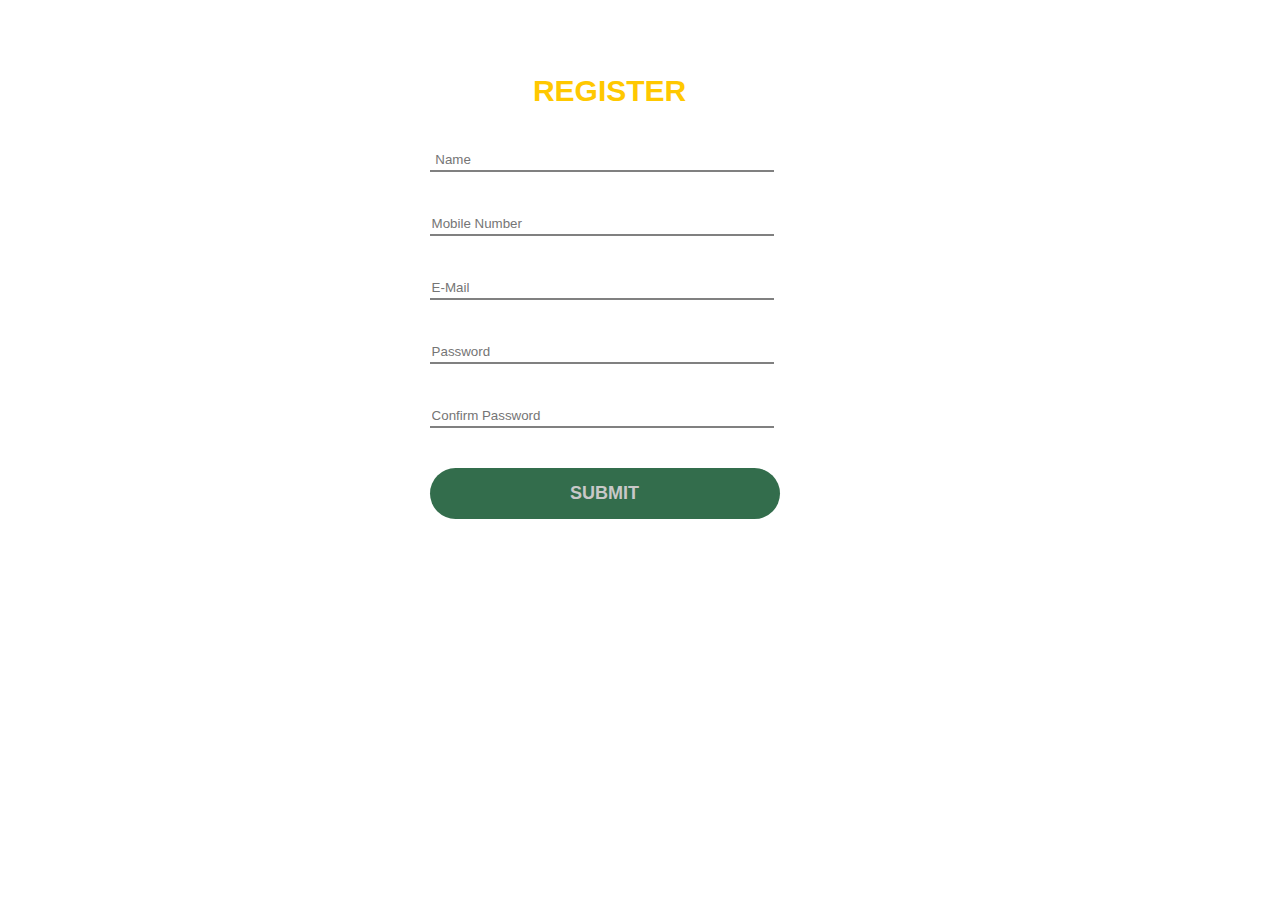
<file: Projects/Form Validation/index.html>
<!DOCTYPE html>
<html lang="en">
<head>
    <meta charset="UTF-8">
    <meta name="viewport" content="width=device-width, initial-scale=1.0">
    <title>Form Validation</title>
</head>
<body>
    <script src="./script.js"></script>
</body>
</html>
</file>
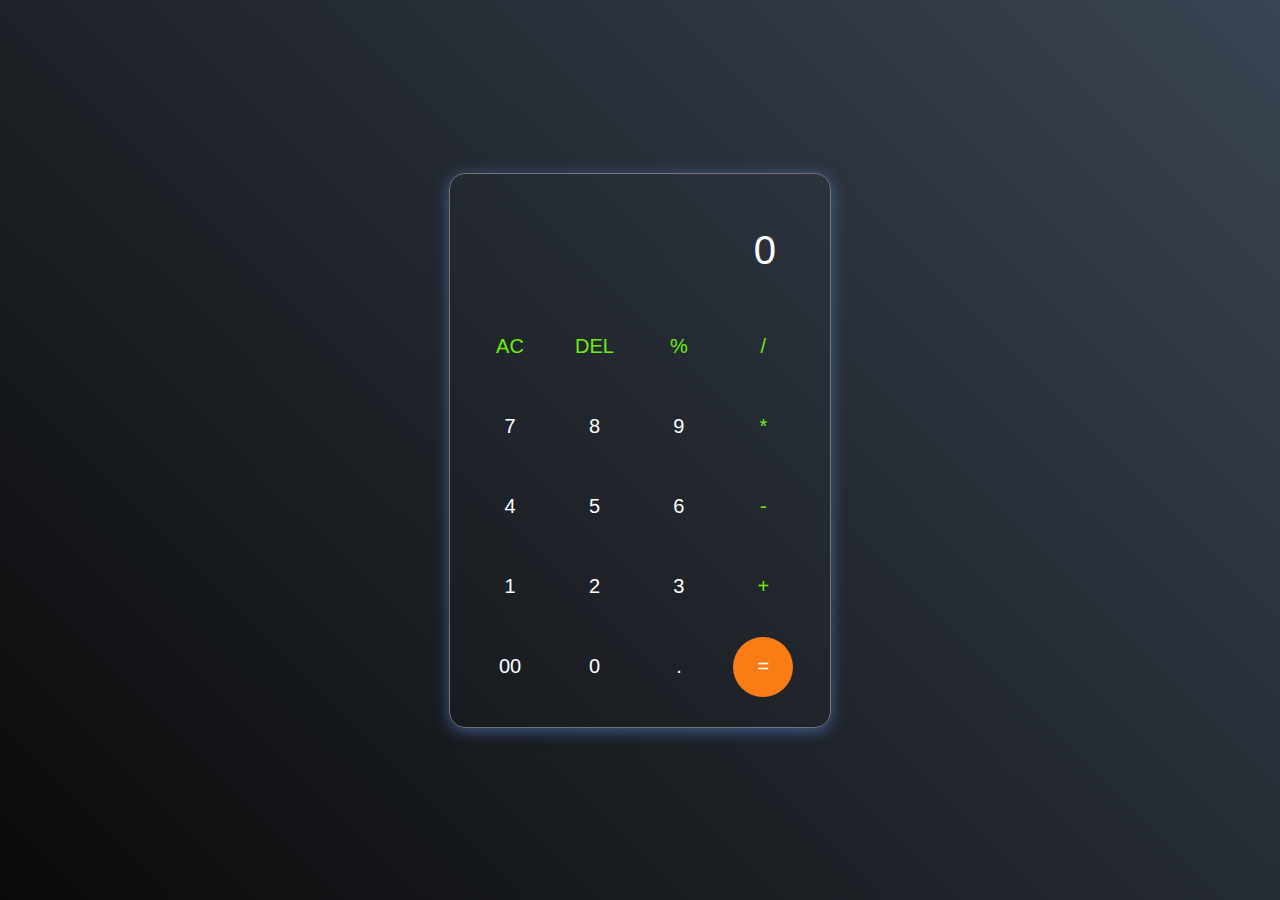
<file: Projects/Caluclator/Caluclator.html>
<!DOCTYPE html>
<html lang="en">
  <head>
    <meta charset="UTF-8" />
    <meta http-equiv="X-UA-Compatible" content="IE=edge" />
    <meta name="viewport" content="width=device-width, initial-scale=1.0" />
    <link rel="stylesheet" href="Caluclator.css" />
    <title>Calculator</title>
  </head>
  <body>
   
      <div class="calculator">
        <input type="text" id="inputBox" placeholder="0" />
        <div>
          <button class="button operator">AC</button>
          <button class="button operator">DEL</button>
          <button class="button operator">%</button>
          <button class="button operator">/</button>
        </div>
        <div>
          <button class="button">7</button>
          <button class="button">8</button>
          <button class="button">9</button>
          <button class="button operator">*</button>
        </div>
        <div>
          <button class="button">4</button>
          <button class="button">5</button>
          <button class="button">6</button>
          <button class="button operator">-</button>
        </div>
        <div>
          <button class="button">1</button>
          <button class="button">2</button>
          <button class="button">3</button>
          <button class="button operator">+</button>
        </div>

        <div>
          <button class="button">00</button>
          <button class="button">0</button>
          <button class="button">.</button>
          <button class="button equalBtn">=</button>
        </div>
      </div>
    

    <script src="Caluclator.js"></script>
  </body>
</html>
</file>
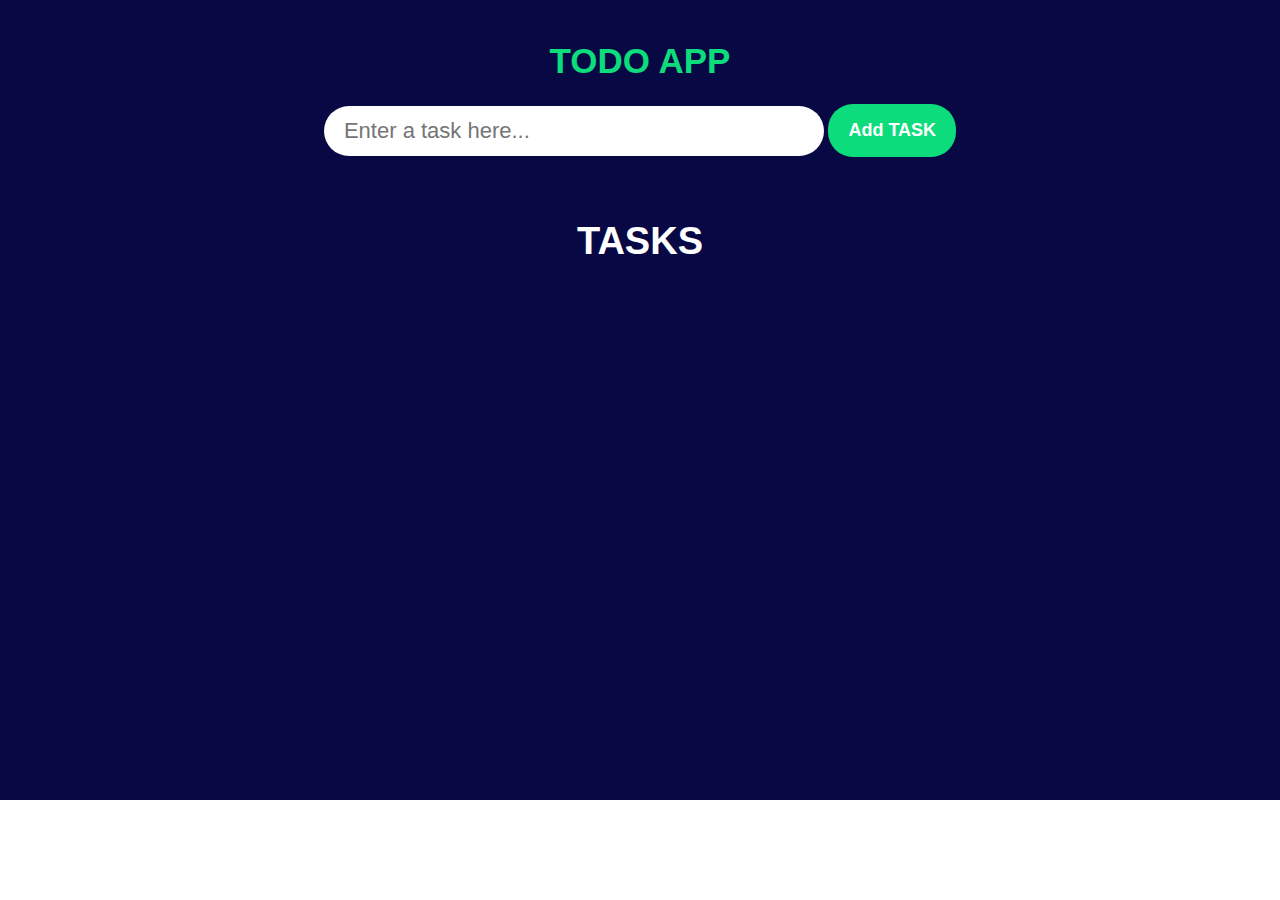
<file: Projects/CRUD/CRUD.html>
<!DOCTYPE html>
<html lang="en">
<head>
    <meta charset="UTF-8">
    <meta name="viewport" content="width=device-width, initial-scale=1.0">
    <title>CRUD Operation</title>
    <link rel="stylesheet" href="./CRUD.css">
</head>
<body>
    <header>
        <h1>TODO APP</h1>
        <form action="" id="inp_form">
            <input type="text" placeholder="Enter a task here..." id="inp1">
            <input type="submit" value="Add TASK" id="btn">
        </form>
    </header>
    <main>
        <section id="contentBlock">
            <h2>TASKS</h2>
            <div id="tasks"> 
                 <!-- <div class="task">
                    <div class="content">
                        <input type="text" class="text" value="Gowsik" readonly>
                    </div>
                    <div class="actions">
                        <button class="edit">Edit</button>
                        <button class="delete">Delete</button>
                    </div>
                </div> -->
            </div>
        </section>
    </main>
    <script src="./CRUD.js"></script>
</body>
</html>
</file>
<file: Projects/Caluclator/Caluclator.css>
*{
    margin: 0;
    padding: 0;
    box-sizing: border-box;
    font-family:Arial, Helvetica, sans-serif;
}

body{
    width: 100%;
    height: 100vh;
    display: flex;
    justify-content: center;
    align-items: center;
    background: linear-gradient(45deg, #0a0a0a, #3a4452);
}

.calculator{
    border: 1px solid #717377;
    padding: 20px;
    border-radius: 16px;
    background: transparent;
    box-shadow: 0px 3px 15px rgba(103, 150, 245, 0.5);

}

input{
    width: 320px;
    border: none;
    padding: 24px;
    margin: 10px;
    background: transparent;
 
    font-size: 40px;
    text-align: right;
    cursor: pointer;
    color: #ffffff;
}

input::placeholder{
    color: #ffffff;
}

button{
    border: none;
    width: 60px;
    height: 60px;
    margin: 10px;
    border-radius: 50%;
    background: transparent;
    color: #ffffff;
    font-size: 20px;
    cursor: pointer;
}

.equalBtn{
    background-color: #fb7c14;
}

.operator{
    color: #6dee0a;
}
</file>
<file: Projects/CRUD/CRUD.css>
*{
    box-sizing: border-box;
    padding: 0px;
    margin: 0px;
}
body{
    width: 100%;
    font-family: Arial, Helvetica, sans-serif;
    display: flex;
    flex-direction: column;
}
header{
    width: 100%;
    height: 200px;
    background-color: rgb(8, 9, 68);
    display: flex;
    align-items: center;
    justify-content: center;
    flex-direction: column;
}
header>h1{
    font-size: 35px;
    color: rgb(12, 220, 123);
    margin-bottom: 25px;
}
header>form>input#inp1{
    width: 500px;
    height: 50px;
    border: none;
    outline: none;
    border-radius: 25px;
    padding: 20px 20px;
    font-size: 22px;
    color: #828282;
}
header>form>input#btn{
    padding: 16px 20px;
    border-radius: 25px;
    position: relative;
    bottom: 2px;
    border: none;
    font-size: 18px;
    font-weight: bold;
    background-color: rgb(12, 220, 123);
    color: #fff;
    transition: all 0.3s ease;
}
header>form>input#btn:hover{
    opacity: 0.8;
    transition: all 0.3s ease;
}
main{
    width: 100%;
    height:600px;
    background-color: rgb(8, 9, 68);
    display: flex;
    justify-content: center;
}
#contentBlock{
    width: 100%;
    display: flex;
    flex-direction: column;
   align-items: center;
}
#contentBlock > h2{
    margin: 20px ;
    font-size: 38px;
    color: #fff;
}
#contentBlock > #tasks{
    width: 800px;
}
#tasks > .task{
    width: 100%;
    display: flex;
    margin-bottom: 5px;
}
.task > .content{
    flex-basis: 70%;
}
.task > .content > .text{
    width: 500px;
    height: 40px;
    border: none;
    outline: none;
    padding: 0px 30px;
    font-size: 24px;
    border-radius: 25px;
}
.task > .actions{
    flex-basis: 30%;
}
.actions >.edit , .actions > .delete{
padding: 10.5px 20px;
background-color: rgb(12, 220, 123);
color: #fff;
font-weight: bold;
border: none    ;
border-radius: 25px;
margin: 0px 5px; 
}
</file>
